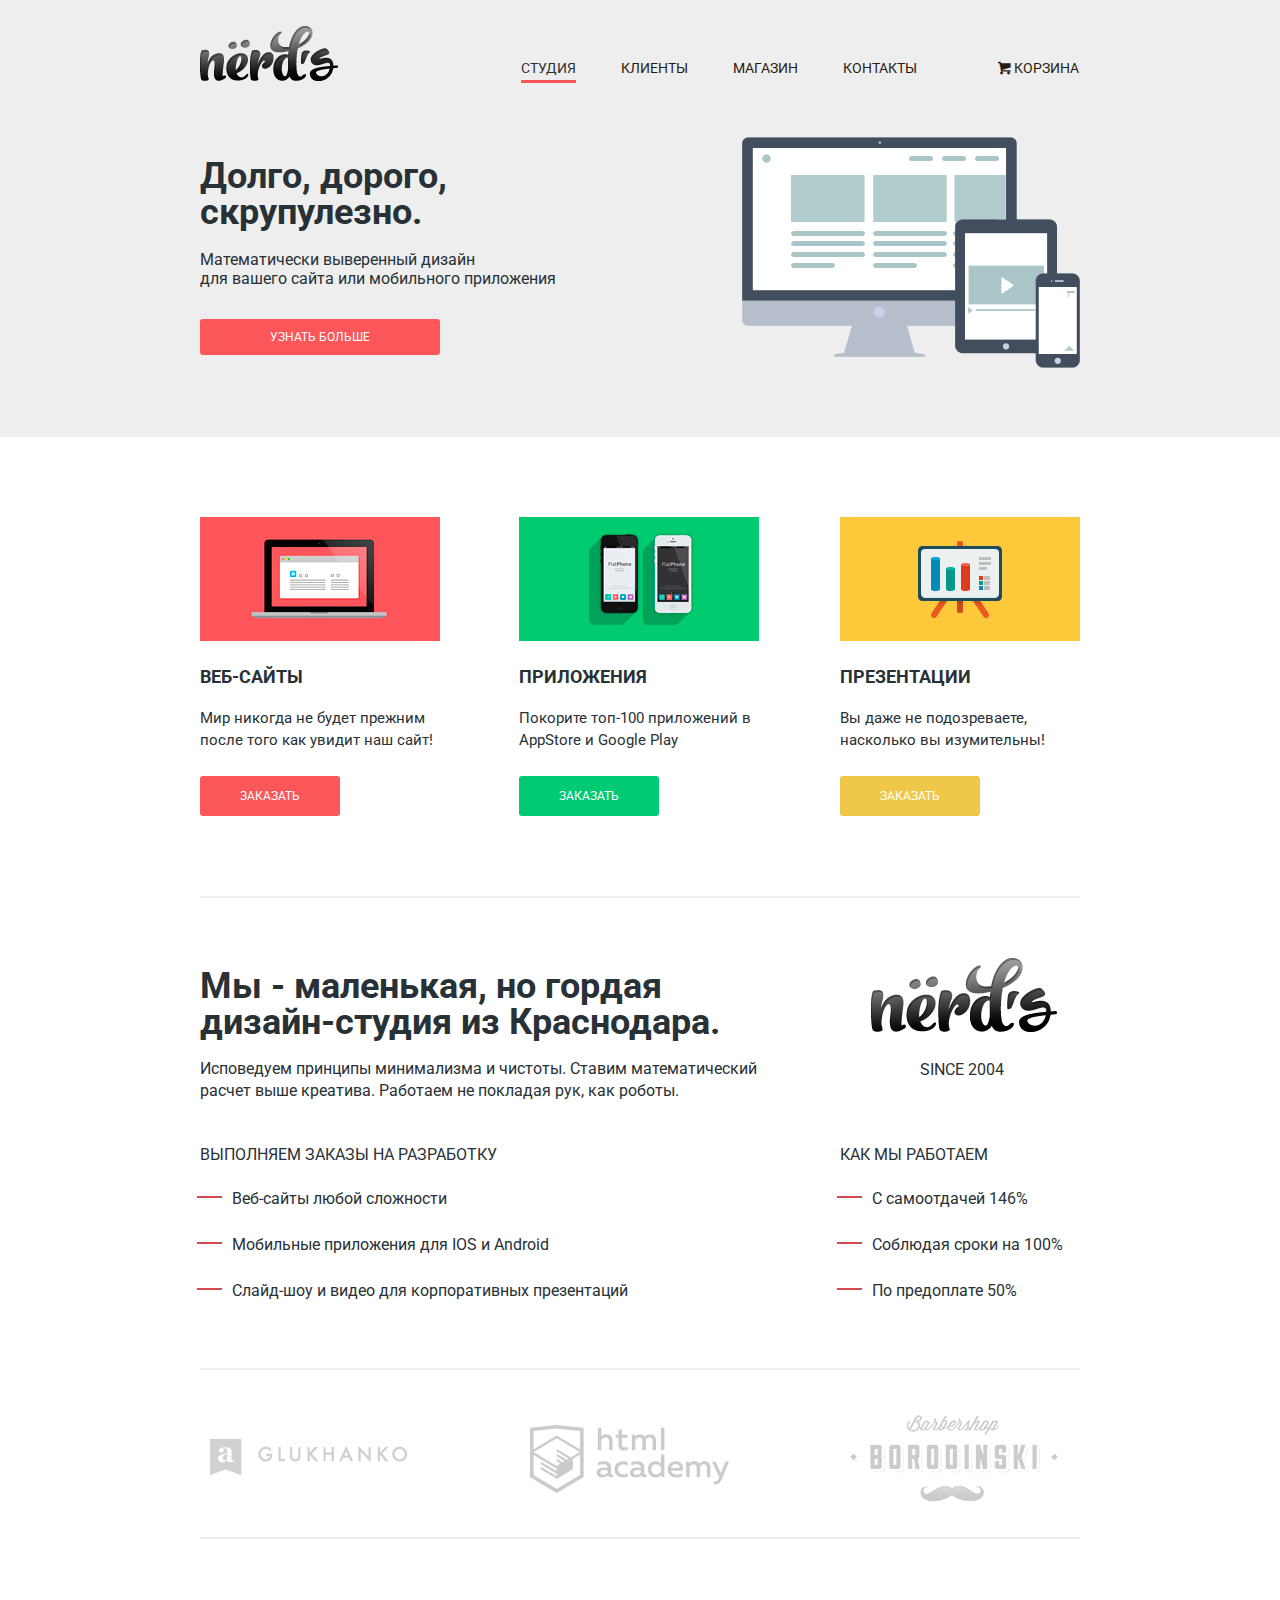
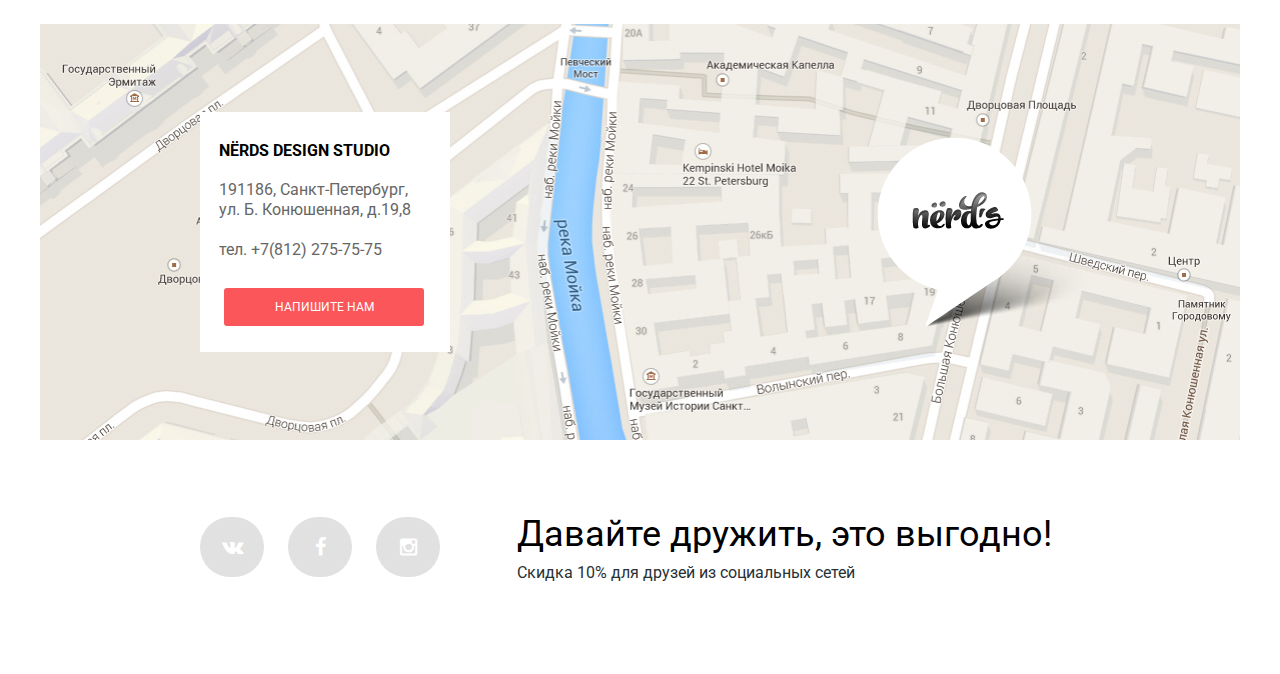
<file: index.html>
<!DOCTYPE html>
<html lang="ru">
<head>
  <meta charset="utf-8">
  <title>HTML Academy: Нердс</title>
  <link href='https://fonts.googleapis.com/css?family=Roboto:400,300,500' rel='stylesheet' type='text/css'>
  <link href="css/style.css" rel="stylesheet">
  <link href="css/normalize.css" rel="stylesheet">
  </head>
<body>

<header class="main_header">

  <div class="logo_and_nav_container">
    <div class="logo">
      <div class="logo_img"><img src="img/main_logo.png" width="139" height="56" alt="Логотип дизайн-студии Нердс"></div>
    </div>

   <nav class="main_nav">
     <ul class="main_nav_list">
       <li class="main_nav_item active_nav_item"><span>Студия</span></li>
       <li class="main_nav_item"><a href="#">Клиенты</a></li>
       <li class="main_nav_item"><a href="catalog.html">Магазин</a></li>
       <li class="main_nav_item"><a href="#">Контакты</a></li>
      </ul>
    </nav>

    <div class="basket">
      <a href="#"><span class="icon_basket">Корзина</span></a>
    </div>
  </div>

  <div class="promo">
    <div class="promo_text">
      <h1 class="promo_title">Долго, дорого, скрупулезно.</h1>
      <div class="simple_text">
        <p>Математически выверенный дизайн</p>
        <p>для вашего сайта или мобильного приложения</p>
      </div>
      <div class="button_more">
        <a href="#">Узнать больше</a>
      </div>
    </div>
    <div class="promo_img">
      <div class="promo_img_cover"><img src="img/promo.png" width="338" height="231" alt="Дизайн для вашего сайта"></div>
    </div>
  </div>

</header>

  <div class="container">

  <section class="products">

    <div class="product product_web">
      <div class="product_img">
        <div class="product_img_cover"><img src="img/product_1.jpg" width="240" height="124" alt="Веб-сайты"></div>
      </div>
      <h2 class="product_title">Веб-сайты</h2>
      <span class="product_text">Мир никогда не будет прежним после того как увидит наш сайт!</span>
      <div class="product_button"><a href="#">Заказать</a></div>
    </div>

    <div class="product product_app">
      <div class="product_img">
        <div class="product_img_cover"><img src="img/product_2.jpg" width="240" height="124" alt="Приложения"></div>
      </div>
      <h2 class="product_title">Приложения</h2>
      <span class="product_text">Покорите топ-100 приложений в AppStore и Google Play</span>
      <div class="product_button"><a href="#">Заказать</a></div>
    </div>

    <div class="product product_presentation">
      <div class="product_img">
        <div class="product_img_cover"><img src="img/product_3.jpg" width="240" height="124" alt="Презентации"></div>
      </div>
      <h2 class="product_title">Презентации</h2>
      <span class="product_text">Вы даже не подозреваете, насколько вы изумительны!</span>
      <div class="product_button"><a href="#">Заказать</a></div>
    </div>

  </section>

  <div class="about">
    <div class="company">
      <div class="company_slogan">
        <span class="company_slogan_title">Мы - маленькая, но гордая дизайн-студия из Краснодара.</span>
        <span class="simple_text">Исповедуем принципы минимализма и чистоты. Ставим математический расчет выше креатива. Работаем не покладая рук, как роботы.</span>
      </div>
      <div class="company_logo">
        <div class="pic"><img src="img/logo.png" width="187" height="75" alt="Компания работает с 2004 года"></div>
        <span class="logo_simple_text">Since 2004</span>
      </div>
    </div>
    <div class="work">
      <div class="orders">
        <span class="orders_text">Выполняем заказы на разработку</span>
        <ul class="our_orders">
          <li class="our_orders_item">Веб-сайты любой сложности</li>
          <li class="our_orders_item">Мобильные приложения для IOS и Android</li>
          <li class="our_orders_item">Слайд-шоу и видео для корпоративных презентаций</li>
        </ul>
      </div>
      <div class="how_we_work">
        <span class="orders_text">Как мы работаем</span>
        <ul class="our_orders">
          <li class="our_orders_item">С самоотдачей 146%</li>
          <li class="our_orders_item">Соблюдая сроки на 100%</li>
          <li class="our_orders_item">По предоплате 50%</li>
        </ul>
      </div>
    </div>
  </div>

  <div class="partners">
    <div class="glukhanko"><img src="img/glukhanko.png" width="198" height="37" alt="Glukhanko"></div>
    <div class="htmlacademy"><img src="img/html_academy.png" width="199" height="68" alt="Html academy"></div>
    <div class="borodinski"><img src="img/borodinski.png" width="209" height="86" alt="Borodinski"></div>
  </div>

</div>

  <footer class="main_footer">

  <div class="map_container">
     <div class="map"><img src="img/map.jpg" width="1200" height="784" alt="Где мы находимся"></div>
     <div class="map_note"><img src="img/note.png" width="231" height="190" alt="Наше местоположение"></div>
     <div class="contacts">
       <div class="contacts_title">Nёrds design studio</div>
       <div class="adress">
         <p>191186, Санкт-Петербург,</p>
         <p>ул. Б. Конюшенная, д.19,8</p>
         <p class="tel">тел. +7(812) 275-75-75</p>
       </div>
       <div class="button_write_to_us">
         <a href="#">Напишите нам</a>
       </div>
     </div>
  </div>


  <div class="footer">
    <div class="social_nets">
      <a class="social_btn social_btn_vk" href="#"><span class="icon_vk"></span></a>
      <a class="social_btn social_btn_facebook" href="#"><span class="icon_facebook"></span></a>
      <a class="social_btn social_btn_instagram" href="#"><span class="icon_instagramm"></span></a>
    </div>
    <div class="footer_slogan">
      <span class="main_footer_slogan">Давайте дружить, это выгодно!</span>
      <span class="footer_slogan_simple_text">Скидка 10% для друзей из социальных сетей</span>
    </div>
  </div>

  </footer>

</body>
</html>
</file>
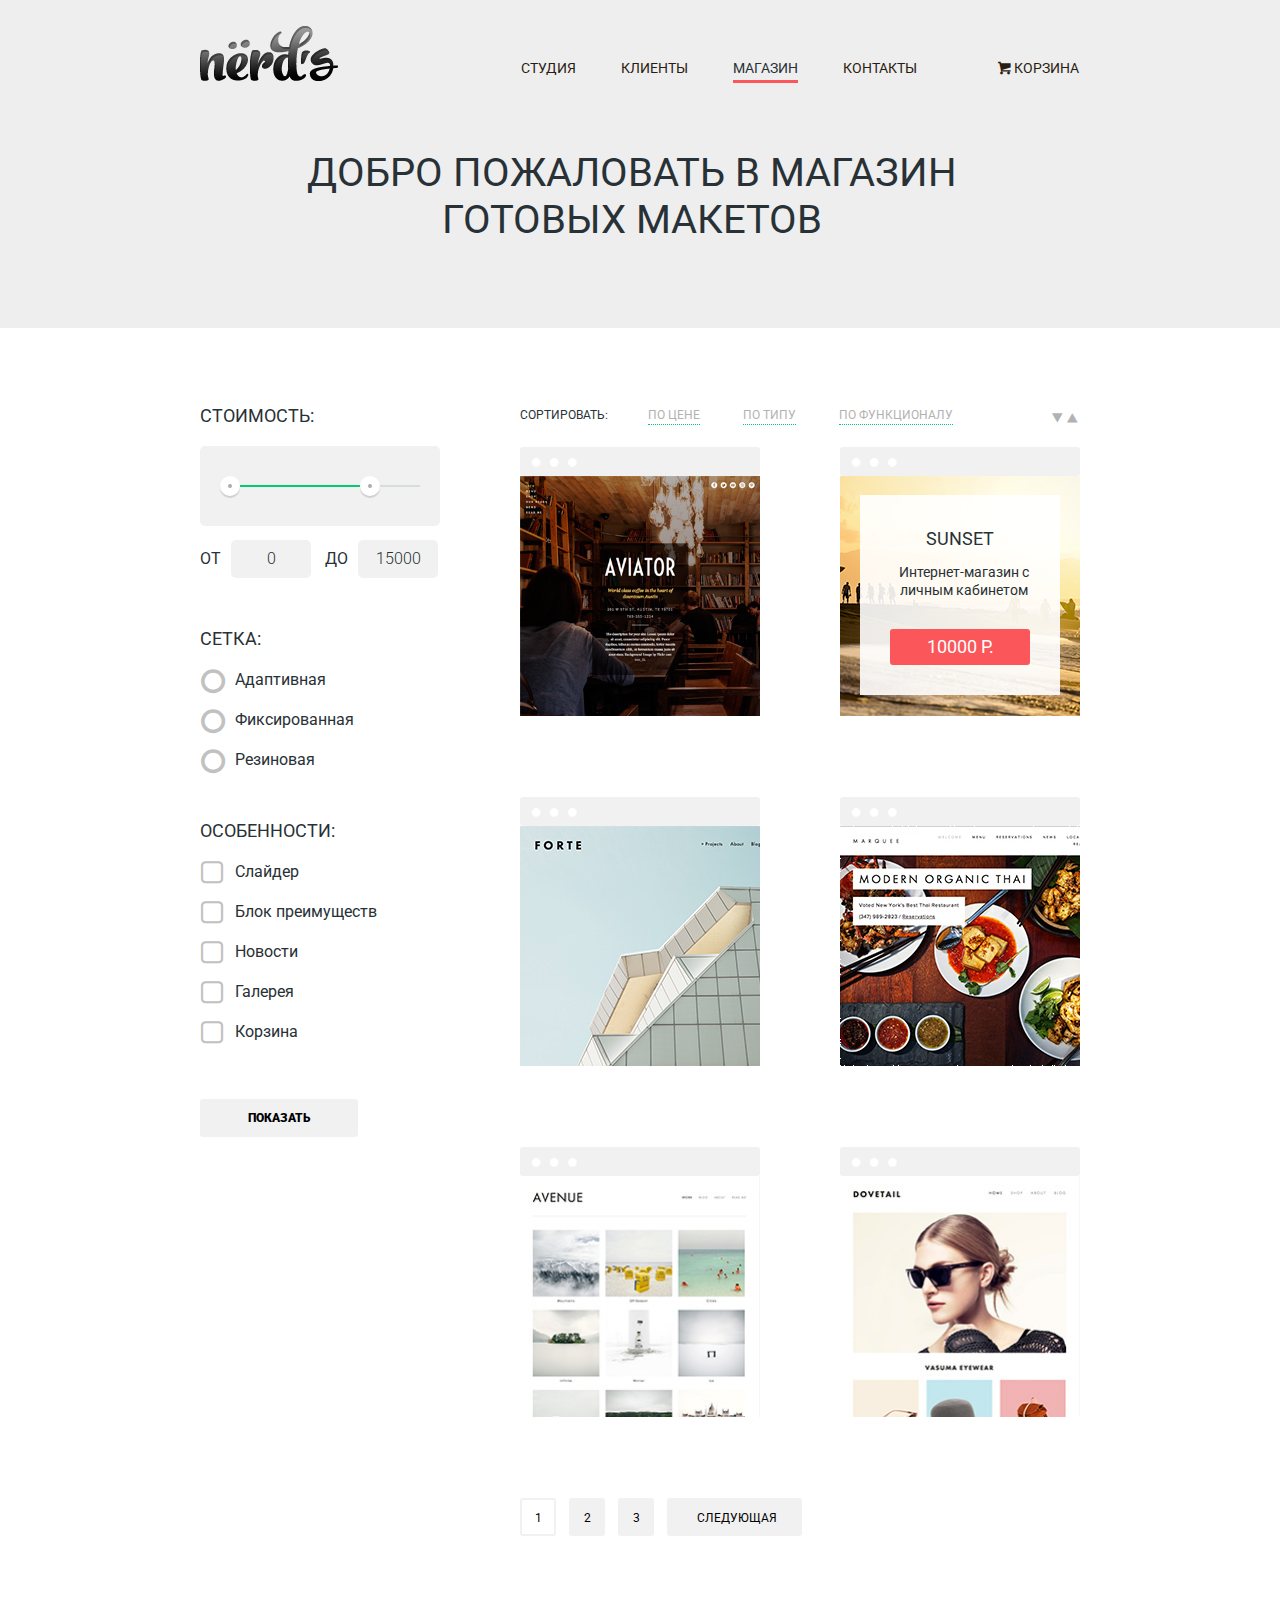
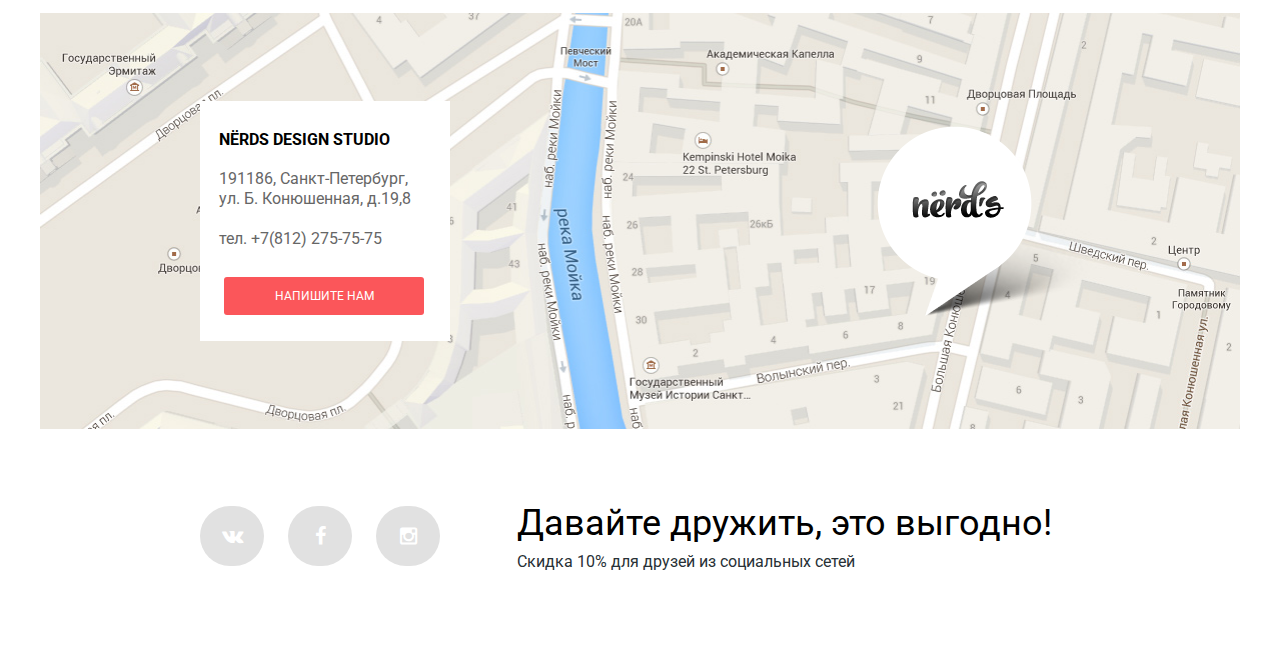
<file: catalog.html>
<!DOCTYPE html>
<html lang="ru">
<head>
  <meta charset="utf-8">
  <title>HTML Academy: Нердс</title>
  <link href="https://fonts.googleapis.com/css?family=Roboto" rel="stylesheet">
  <link href="css/style.css" rel="stylesheet">
  <link href="css/normalize.css" rel="stylesheet">
  </head>
<body>

  <header class="main_header">

    <div class="logo_and_nav_container">
      <div class="logo">
        <div class="logo_img">
          <a href="index.html"><img src="img/main_logo.png" width="139" height="56" alt="Логотип дизайн-студии Нердс"></a>
        </div>
      </div>

      <nav class="main_nav">
        <ul class="main_nav_list">
          <li class="main_nav_item"><a href="index.html">Студия</a></li>
          <li class="main_nav_item"><a href="#">Клиенты</a></li>
          <li class="main_nav_item active_nav_item"><span>Магазин</span></li>
          <li class="main_nav_item"><a href="#">Контакты</a></li>
        </ul>
      </nav>

      <div class="basket">
        <a href="#"><span class="icon_basket"></span>Корзина</a>
      </div>
    </div>

      <div class="welcome">
        <p>Добро пожаловать в магазин готовых макетов</p>
      </div>

    </header>

     <div class="container">

<main class="main_content">

      <section class="filters">

        <form action="#" method="get"  class="filter_form">

          <div class="price_range">
            <fieldset class="filter_rates">
              <legend class="filter_text_bold">Стоимость:</legend>
              <div class="range_controls">
                <div class="scale">
                  <div class="bar"></div>
                </div>
              <div class="range_toggle range_toggle_min"></div>
              <div class="range_toggle range_toggle_max"></div>
            </div>
              <div class="price_controls">
                <label class="min_price">от<input type="text" name="min_rates" value="0"></label>
                <label class="max_price">до<input type="text" name="max_rates" value="15000"></label>
              </div>
            </fieldset>
          </div>

            <div class="content_networks">
              <fieldset class="filter_content_networks">
                <legend class="filter_text_bold">Сетка:</legend>
                <input type="radio" name="adapted" id="ad"><label for="ad">Адаптивная</label>
                <input type="radio" name="fixed" id="fx"><label for="fx">Фиксированная</label>
                <input type="radio" name="rubbed"  id="rb"><label for="rb">Резиновая</label>
              </fieldset>
            </div>

            <div class="specialities">
              <fieldset class="filter_specialities">
                <legend class="filter_text_bold">Особенности:</legend>
                <input type="checkbox" name="slider" id="sl"><label for="sl">Слайдер</label>
                <input type="checkbox" name="advances" id="adc"><label for="adc">Блок преимуществ</label>
                <input type="checkbox" name="news"  id="nw"><label for="nw">Новости</label>
                <input type="checkbox" name="galery" id="gl"><label for="gl">Галерея</label>
                <input type="checkbox" name="basket"  id="bs"><label for="bs">Корзина</label>
              </fieldset>
              <button class="btn_show" type="submit">Показать</button>
            </div>
          </form>
        </section>

      <section class="icons_examples">
        <div class="sorted_container">
          <div class="sort_field">Сортировать:</div>
          <div class="sort_field range">
            <ul class="sort_field_list">
              <li class="sort_field_item"><a href="#">по цене</a></li>
              <li class="sort_field_item"><a href="#">по типу</a></li>
              <li class="sort_field_item"><a href="#">по функционалу</a></li>
           </ul>
          </div>
          <div class="arrows">
            <a class="arrow_down" href="#"><span class="icon_down_dir"></span></a>
            <a class="arrow_up" href="#"><span class="icon_up_dir"></span></a>
          </div>
        </div>

      <div class="examples">
        <article class="web_sites web_sites_left">
          <div class="dots">
            <ul class="decoration_dots">
              <li>&#9679;</li>
              <li>&#9679;</li>
              <li>&#9679;</li>
            </ul>
          </div>
          <img src="img/example_1.jpg" width="240" height="240" alt="AVIATOR"></article>
        <article class="web_sites web_sites_right">
          <div class="dots">
            <ul class="decoration_dots">
              <li>&#9679;</li>
              <li>&#9679;</li>
              <li>&#9679;</li>
            </ul>
          </div>
          <img src="img/example_2.jpg" width="240" height="240" alt="SAHARA">
          <div class="details_container">
            <div class="details">
              <span class="details_title">Sunset</span>
              <span class="details_text">Интернет-магазин с личным кабинетом</span>
              <div class="price_btn">10000 p.</div>
            </div>
          </div>
        </article>
        <p> </p>
        <article class="web_sites web_sites_left">
          <div class="dots">
            <ul class="decoration_dots">
              <li>&#9679;</li>
              <li>&#9679;</li>
              <li>&#9679;</li>
            </ul>
          </div>
          <img src="img/example_3.jpg" width="240" height="240" alt="FORTE">
        </article>
        <article class="web_sites web_sites_right">
          <div class="dots">
            <ul class="decoration_dots">
              <li>&#9679;</li>
              <li>&#9679;</li>
              <li>&#9679;</li>
            </ul>
          </div>
          <img src="img/example_4.jpg" width="240" height="240" alt="MARQUET">
        </article>
        <p> </p>
        <article class="web_sites web_sites_left">
          <div class="dots">
            <ul class="decoration_dots">
              <li>&#9679;</li>
              <li>&#9679;</li>
              <li>&#9679;</li>
            </ul>
          </div>
          <img src="img/example_5.jpg" width="240" height="240" alt="AVENUE">
        </article>
        <article class="web_sites web_sites_right">
          <div class="dots">
            <ul class="decoration_dots">
              <li>&#9679;</li>
              <li>&#9679;</li>
              <li>&#9679;</li>
            </ul>
          </div>
          <img src="img/example_6.jpg" width="240" height="240" alt="DOVETAIL">
        </article>
      </div>

      <div class="pages">
        <ul class="pages_list">
          <li class="pages_item"><span>1</span></li>
          <li class="pages_item"><a href="#">2</a></li>
          <li class="pages_item"><a href="#">3</a></li>
          <li class="pages_item"><a href="#">Следующая</a></li>
        </ul>
      </div>
    </section>
</main>
</div>

<footer class="main_footer">

<div class="map_container">
   <div class="map"><img src="img/map.jpg" width="1200" height="784" alt="Где мы находимся"></div>
   <div class="map_note"><img src="img/note.png" width="231" height="190" alt="Наше местоположение"></div>
   <div class="contacts">
     <div class="contacts_title">Nёrds design studio</div>
     <div class="adress">
       <p>191186, Санкт-Петербург,</p>
       <p>ул. Б. Конюшенная, д.19,8</p>
       <p class="tel">тел. +7(812) 275-75-75</p>
     </div>
     <div class="button_write_to_us">
       <a href="#">Напишите нам</a>
     </div>
   </div>
</div>


<div class="footer">
  <div class="social_nets">
    <a class="social_btn social_btn_vk" href="#"><span class="icon_vk"></span></a>
    <a class="social_btn social_btn_facebook" href="#"><span class="icon_facebook"></span></a>
    <a class="social_btn social_btn_instagram" href="#"><span class="icon_instagramm"></span></a>
  </div>
  <div class="footer_slogan">
    <span class="main_footer_slogan">Давайте дружить, это выгодно!</span>
    <span class="footer_slogan_simple_text">Скидка 10% для друзей из социальных сетей</span>
  </div>
</div>

</footer>

</body>
</html>
</file>
<file: css/style.css>
body {
  min-width: 960px;
  font-family: "Roboto", "Arial", "sans-serif";
  font-size: 16px;
  line-height: 22px;
  font-style: normal;
  color: #283136;
  font-weight: 400;
  background-color: #ffffff;
  margin: 0;
}

@font-face {
  font-weight: normal;
  font-style: normal;

  font-family: "symbols-nerds";
  src: url("../fonts/symbols-nerds.woff") format("woff"),
       url("../fonts/symbols-nerds.woff2") format("woff2");
}

[class^="icon_"]::before,
[class*=" icon_"]::before {
  display: inline-block;
  width: 1em;
  margin-right: 0.2em;
  margin-left: 0.2em;

  font-weight: normal;
  line-height: 1em;
  font-family: "symbols-nerds";
  text-align: center;
  text-transform: none;
  text-decoration: inherit;
  font-style: normal;
  font-variant: normal;

  speak: none;
}

.icon_basket::before { content: "\62"; } /* "b" */
.icon_facebook::before { content: "\66"; } /* "f" */
.icon_twitter::before { content: "\74"; } /* "t" */
.icon_vk::before { content: "\76"; } /* "v" */
.icon_up_dir::before { content: "\25b2"; } /* "▲" */
.icon_down_dir::before { content: "\25bc"; } /* "▼" */
.icon_circle::before { content: "\25cb"; } /* "○" */
.icon_circle_dot::before { content: "\25cf"; } /* "●" */
.icon_check_off::before { content: "\2610"; } /* "☐" */
.icon_check_on::before { content: "\2611"; } /* "☑" */
.icon_instagramm::before { content: "📷"; } /* "\1f4f7" */


ul {
  margin: 0;
  padding: 0;
  list-style: none;
}

a {
 text-decoration: none;
 color: #2a1c11;
}

a:active{
 outline:none;
}

li a {
 text-decoration: none
}

img {
  max-width: 100%;
  height: auto;
}

p {
  margin: 0;
}

.container {
  width: 880px;
  margin: 0 auto;
  padding: 0;
}

.main_header {
  background-color: #eeeeee;
  padding-bottom: 63px;
  margin-bottom: 80px;
}

.logo_and_nav_container::after {
  content: "";
  display: table;
  clear: both;
}

.logo_and_nav_container {
  width: 880px;
  margin: 0 auto;
  padding-top: 25px;
}

.logo {
  float: left;
}

.main_nav {
  float: left;
  margin-top: 28px;
  margin-left: 182px;
}

.main_nav_item a {
  font-size: 14px;
  text-transform: uppercase;
  line-height: 30px;
}


.main_nav_item a:hover {
  color: #fb565a;
}

.main_nav_item a:active {
  color: #8f8f8f;
}

.main_nav_list::after {
  content: "";
  display: table;
  clear: both;
}

.main_nav_item {
  float: left;
  margin-right: 45px;
}

.main_nav_list .active_nav_item {
  position: relative;
}

.main_nav_list .active_nav_item::after {
  content: "";
  position: absolute;
  bottom: 0;
  left: 0;
  width: 100%;
  height: 3px;
  background-color: #fb565a;
}

.active_nav_item span {
  font-size: 14px;
  text-transform: uppercase;
  line-height: 30px;
}


.basket {
  float: right;
  margin-top: 28px;
  margin-right: 1px;

}

.icon_basket {

}

.basket a {
  font-size: 14px;
  line-height: 30px;
  text-transform: uppercase;
  position: relative;
}

.basket a:hover {
  color: #fb565a;
}

.basket a:active {
  color: #8f8f8f;
}



.promo::after {
  content: "";
  display: table;
  clear: both;
}

.promo {
  width: 880px;
  margin: 0 auto;
  margin-top: 52px;
}

.promo_text {
  width: 440px;
  float: left;
  margin-top: -5px;
}

.promo_img {
  float: right;
  margin-top: -2px;
}

.promo_title {
  width: 300px;
  font-size: 36px;
  line-height: 36px;
}

.promo_text .simple_text {
  display: block;
  width: 400px;
  margin-top: 7px;
}

.simple_text p {
  margin-top: -5px;
  margin-bottom: 2px;

}

.button_more {
  width: 240px;
  padding: 9px 70px;
  background-color: #fb565a;
  border-radius: 3px;
  text-transform: uppercase;
  font-size: 12px;
  line-height: 18px;
  box-sizing: border-box;
  margin-top: 29px;
}

.button_more a {
  display: block;
  width: 240px;

}

.button_more a {
  color: #ffffff;
}

.products::after {
  content: "";
  display: table;
  clear: both;
}

.products {
  padding-bottom: 80px;
  border-bottom: 2px solid #eeeeee;
}

.product {
  width: 241px;
  float: left;
  margin-right: 78px;
}

.product_presentation {
  float: right;
  margin-right: -1px;
}

.product_title {
  font-size: 18px;
  line-height: 30px;
  text-transform: uppercase;
  margin: 15px 0;
}

.product_text {
  font-size: 15px;
}

.product_button {
  box-sizing: border-box;
  width: 140px;
  padding: 11px 37px;
  font-size: 12px;
  line-height: 18px;
  border-radius: 3px;
  margin-top: 25px;
  text-align: center;
  text-transform: uppercase;
}

.product_button a {
  color: #ffffff;
}

.product_web .product_button:hover {
  background: #d6494d;
}

.product_web .product_button:active {
  background: #b63538;
  padding: 10px 37px;
  border-top: 2px solid #9b2d30;
}

.product_web .product_button {
  background-color: #fb565a;
}

.product_app .product_button {
  background-color: #00ca74;
}

.product_app .product_button:hover {
  background-color: #01a25e;
}

.product_app .product_button:active {
  background-color: #009053;
  padding: 10px 37px;
  border-top: 2px solid #007b47;
}

.product_presentation .product_button {
  background-color: #efc84a;
}

.product_presentation .product_button:hover {
  background-color: #d6ae2c;
}

.product_presentation .product_button:active {
  background-color: #c09b24;
  padding: 10px 37px;
  border-top: 2px solid #a3841f;
}

.about {
  padding-top: 30px;
}

.company::after {
  content: "";
  display: table;
  clear: both;
}

.company {
  padding: 30px 0;
}

.company_slogan {
  float: left;
}

.company_logo {
  float: right;
  margin-right: 23px;
}

.logo_simple_text{
  text-transform: uppercase;
  font-size: 16px;
  line-height: 8px;
  padding-left: 50px;
}

.company_slogan_title {
  font-size: 36px;
  font-weight: bold;
  line-height: 36px;
  display: block;
  width: 540px;
  padding: 10px 0;
}

.company_slogan .simple_text {
  display: block;
  width: 580px;
  font-size: 16px;
  line-height: 22px;
  margin-top: 8px;
}

.pic {
  margin-bottom: 20px;
}

.work {
  padding: 12px 0;
  padding-bottom: 44px;
  border-bottom: 2px solid #eeeeee;
}

.work::after {
  content: "";
  display: table;
  clear: both;
}

.orders {
  float: left;
}

.how_we_work {
  float: right;
  margin-right: -15px;
}

.orders_text {
  text-transform: uppercase;
  margin-bottom: 20px;
}

.our_orders {
  margin: 10px 20px;
}

.our_orders_item {
  padding: 12px;
  position: relative;
}

.our_orders_item::before {
  content: "";
  position: absolute;
  top: 20px;
  left: -23px;
  display: block;
  width: 25px;
  min-height: 2px;
  background: #d6494d;
}

.partners::after {
  content: "";
  display: table;
  clear: both;
}

.partners {
  padding-bottom: 26px;
  border-bottom: 2px solid #eeeeee;
  margin-bottom: 85px;
}

.glukhanko {
  float: left;
  width: 230px;
  margin-left: 10px;
  margin-top: 68px;
  opacity: 0.2;
}

.glukhanko:hover {
  opacity: 1;
  cursor: pointer;
}

.htmlacademy {
  float: left;
  width: 230px;
  margin-left: 90px;
  margin-top: 55px;
  opacity: 0.2;
}

.htmlacademy:hover {
  opacity: 1;
  cursor: pointer;
}

.borodinski {
  float: right;
  width: 230px;
  margin-left: 50px;
  margin-top: 45px;
  opacity: 0.2;
}

.borodinski:hover {
  opacity: 1;
  cursor: pointer;
}

.main_footer {
  width: 1200px;
  margin: 0 auto;
}

.map_container {
  position: relative;
  width: 1200px;
  margin: 0 auto;
}

.contacts {
  width: 250px;
  min-height: 240px;
  font-weight: normal;
  position: absolute;
  top: 88px;
  left: 160px;
  background: #ffffff;
}

.contacts_title {
  text-transform: uppercase;
  line-height: 30px;
  color: #000000;
  text-align: left;
  margin-top: 24px;
  margin-left: 19px;
  margin-bottom: 14px;
  font-weight: bold;
}

.adress {
  color: #666666;
  line-height: 20px;
  text-align: left;
  margin-left: 19px;
}

.adress p {
  margin: 0
}

.tel {
  padding: 20px 0;
}

.button_write_to_us {
  width: 200px;
  padding: 10px 50px;
  background: #fb565a;
  text-transform: uppercase;
  text-align: center;
  font-size: 12px;
  line-height: 18px;
  box-sizing: border-box;
  border-radius: 3px;
  margin-top: 8px;
  margin-left: 24px;
  font-weight: normal;
}

.button_write_to_us a {
  color: #ffffff;
}

.map_note {
  position: absolute;
  left: 837px;
  top: 113px;
}

.footer {
  width: 1200px;
  background: #ffffff;
  margin-bottom: 90px;
}

.footer::after {
  content: "";
  display: table;
  clear: both;
}

.social_nets {
  float: left;
  width: 300px;
  margin-top: 90px;
  margin-left: 150px;
}

.footer_slogan {
  float: right;
  margin-right: 188px;
  margin-top: 70px;
}

.social_btn {
  border-radius: 100px;
  font-size: 20px;
  color: #ffffff;
  background: #e1e1e1;
  margin: 10px;
  padding: 18px;
}

.social_btn:hover {
  background: #fb565a;
}

.social_btn:active {
  background: #d6494d;
  padding: 17px 18px;
  border-top: 2px solid #b63e42;
}

.main_footer_slogan {
  display: block;
  font-size: 36px;
  line-height: 36px;
  color: #000000;
}

.footer_slogan_simple_text {
  display: block;
  margin-top: 10px;
}

.welcome {
  width: 670px;
  margin: 0 auto;
}

.welcome p {
  font-size: 40px;
  line-height: 47px;
  text-align: center;
  text-transform: uppercase;
  margin: 10px 0;
  padding-top: 52px;
  padding-bottom: 12px;
  margin-left: -16px;
}

.main_content::after {
  content: "";
  display: table;
  clear: both;
}

.filters {
  float: left;
  width: 240px;
}

.filter_form {

}

.filter_rates {
  border: none;
  padding: 0;
  margin: 0;
  width: 240px;
  margin-top: -7px;
}

.range_controls {
  position: relative;
  min-height: 80px;
  margin-top: 9px;
  margin-bottom: 14px;
  padding: 0 20px;
  border-radius: 5px;
  background-color: #f1f1f1;
  overflow: hidden;
}

.range_controls .scale {
  margin-top: 39px;
  height: 2px;
  background-color: #d7dcde;
}

.range_controls .bar {
  height: 2px;
  width: 150px;
  background-color: #00ca74;
}

.range_controls .range_toggle {
  position: absolute;
  top: 30px;
  width: 4px;
  height: 4px;
  border: 8px solid white;
  background-color: #ababab;
  cursor: pointer;
  border-radius: 50%;
  box-shadow: 0 2px 1px 0 #cfcfcf;
}

.range_toggle_max {
  left: 160px;
}

.price_controls input {
  width: 60px;
  padding: 8px 10px;
  margin-left: 10px;
  border: none;
  background-color: #f1f1f1;
  font-family: "Roboto", "sans-serif";
  font-weight: 300;
  font-style: normal;
  text-align: center;
  color: #283136;
  border-radius: 5px;
  text-transform: uppercase;
}

.price_controls .max_price {
  text-transform: uppercase;
  margin-left: 10px;
}

.price_controls .min_price {
  text-transform: uppercase;
}

.filter_content_networks {
  border: none;
  padding: 0;
  margin: 0;
}

.filter_specialities {
  border: none;
  padding: 0;
  margin: 0;
}


input[type="radio"] {
  display: none;
}

input[type="checkbox"] {
  display: none;
}

.filter_content_networks label {
  display: block;
  line-height: 20px;
  padding: 10px 0;
  margin-left: 35px;
}

.filter_content_networks {
  margin-bottom: 36px;
  margin-top: 8px;
}

.filter_specialities label {
  display: block;
  line-height: 20px;
  padding: 10px 0;
  margin-left: 35px;
}

.filter_specialities {
  margin-bottom: 47px;
}

.filter_text_bold {
  font-size: 18px;
  line-height: 30px;
  text-transform: uppercase;
  margin-bottom: 6px;
}

.btn_show {
  width: 158px;
  padding: 10px 45px;
  text-align: center;
  text-transform: uppercase;
  font-size: 12px;
  line-height: 18px;
  font-weight: 900;
  background: #f1f1f1;
  border-radius: 3px;
  outline: none;
  border: none;
  cursor: pointer;
}

input[type="checkbox"] + label {
  position: relative;
  cursor: pointer;
}

input[type="checkbox"] + label::before {
  content: "\2610";
  position: absolute;
  top: 11px;
  left: -34px;
  font-family: "symbols-nerds";
  color: #c1c1c1;
  font-size: 28px;
  line-height: 20px;
}

input[type="checkbox"]:checked + label::before {
  content: "\2611";
}

input[type="radio"] + label {
  position: relative;
  cursor: pointer;
}

input[type="radio"] + label::before {
  content: "\25cb";
  position: absolute;
  top: 11px;
  left: -34px;
  font-family: "symbols-nerds";
  color: #c1c1c1;
  font-size: 28px;
  line-height: 20px;
}

input[type="radio"]:checked + label::before {
  content: "\25cf";
}

.price_range {
  min-height: 215px;
}

.icons_examples {
  float: right;
  width: 560px;
}

.sorted_container::after {
  content: "";
  display: table;
  clear: both;
}

.sorted_container {
  margin-bottom: 18px;
  margin-top: -2px;
}

.sort_field {
  float: left;
  text-transform: uppercase;
  font-size: 12px;
  line-height: 18px;
}

.range {
  float: left;
  margin-left: 40px;
}

.arrows {
  float: right;
  font-size: 23px;
  line-height: 20px;
}

.arrow_down {
  margin-right: -23px;
}

.arrow_up {
  margin-right: -9px;
}

.arrows a {
  color: #b2b2b2;
}

.arrow_down span:hover {
  color: #b5b5b5;
}

.arrow_up span:hover {
  color: #b5b5b5;
}

.arrow_down span:active {
  color: #000000;
}

.arrow_up span:active {
  color: #000000;
}



.sort_field_item {
  display: inline-block;
  vertical-align: bottom;
  margin-right: 40px;
  border-bottom: 1px dotted #00ca74;
}

.sort_field_item a {
  color: #b2b2b2;
  cursor: pointer;
}

.sort_field_item:hover {
  border-bottom: 1px solid #00ca74;
}

.sort_field_item a:hover {
  color: #000000;
}

.sort_field_item:active {
  border-bottom: none;
  color: #000000;
}
.sort_field_item a:active {
  color: #000000;
}

.examples::after {
  content: "";
  display: table;
  clear: both;
}

.web_sites_left {
  float: left;
}

.web_sites_right {
  float: right;
}

.web_sites {
  margin-bottom: 75px;
  position: relative;
  cursor: pointer;
}

.details_container {
  width: 200px;
  min-height: 240px;
  position: absolute;
  top: 28px;
  left: 0;
  padding: 20px;
}

.details {
  padding: 10px;
  background-color: rgba(255, 255, 255, .9);
}

.details_title {
  display: block;
  text-align: center;
  text-transform: uppercase;
  font-size: 18px;
  line-height: 8px;
  margin-top: 30px;
}

.details_text {
  font-size: 14px;
  line-height: 18px;
  text-align: center;
  display: block;
  width: 137px;
  margin-left: 25px;
  margin-top: 20px;
  margin-bottom: 30px;
}

.price_btn {
  color: #ffffff;
  font-size: 18px;
  line-height: 8px;
  padding: 14px 35px;
  background-color: #fb565a;
  text-align: center;
  text-transform: uppercase;
  border-radius: 3px;
  width: 70px;
  margin: 0 auto;
  margin-bottom: 20px;
}

.web_sites::before {
  content: "";
  display: block;
  width: 240px;
  min-height: 29px;
  background: #f1f1f1;
  border-radius: 3px;
}

.dots {
  position: absolute;
  left: 10px;
  top: 3px;
}

.decoration_dots::after {
  content: "";
  display: table;
  clear: both;
}

.decoration_dots li {
  float: left;
  font-size: 20px;
  color: #ffffff;
  margin-right: 6px;
}

.pages {
  margin-bottom: 77px;
}

.pages_list li {
  display: inline-block;
  vertical-align: bottom;
}

.pages_list li:last-child {
  width: 75px;
  padding: 8px 30px;
  text-transform: uppercase;
}

.pages_list li:first-child {
  padding: 6px;
  background: none;
  border: 2px solid #f1f1f1;
}

.pages_item {
  width: 20px;
  padding: 8px;
  background: #f1f1f1;
  border-radius: 3px;
  margin-right: 9px;
  text-align: center;
}

.pages_list li:last-child:hover {
  width: 75px;
  padding: 8px 30px;
  background: none;
  background: #e5e5e5;
}

.pages_list li:last-child:active {
  background: #d5d5d5;
  padding: 7px 30px;
  border-top: 2px solid #b5b5b5;
}



.pages_item a {
  font-size: 12px;
  line-height: 18px;
  text-align: center;
  color: #000000;
}

.pages_item:hover {
  background: #e5e5e5;
}

.pages_item:active {
  background: #d5d5d5;
  padding: 7px 8px;
  border-top: 2px solid #b5b5b5;
}

.pages_item span {
  font-size: 12px;
  line-height: 18px;
  text-align: center;
  color: #000000;
}
</file>
